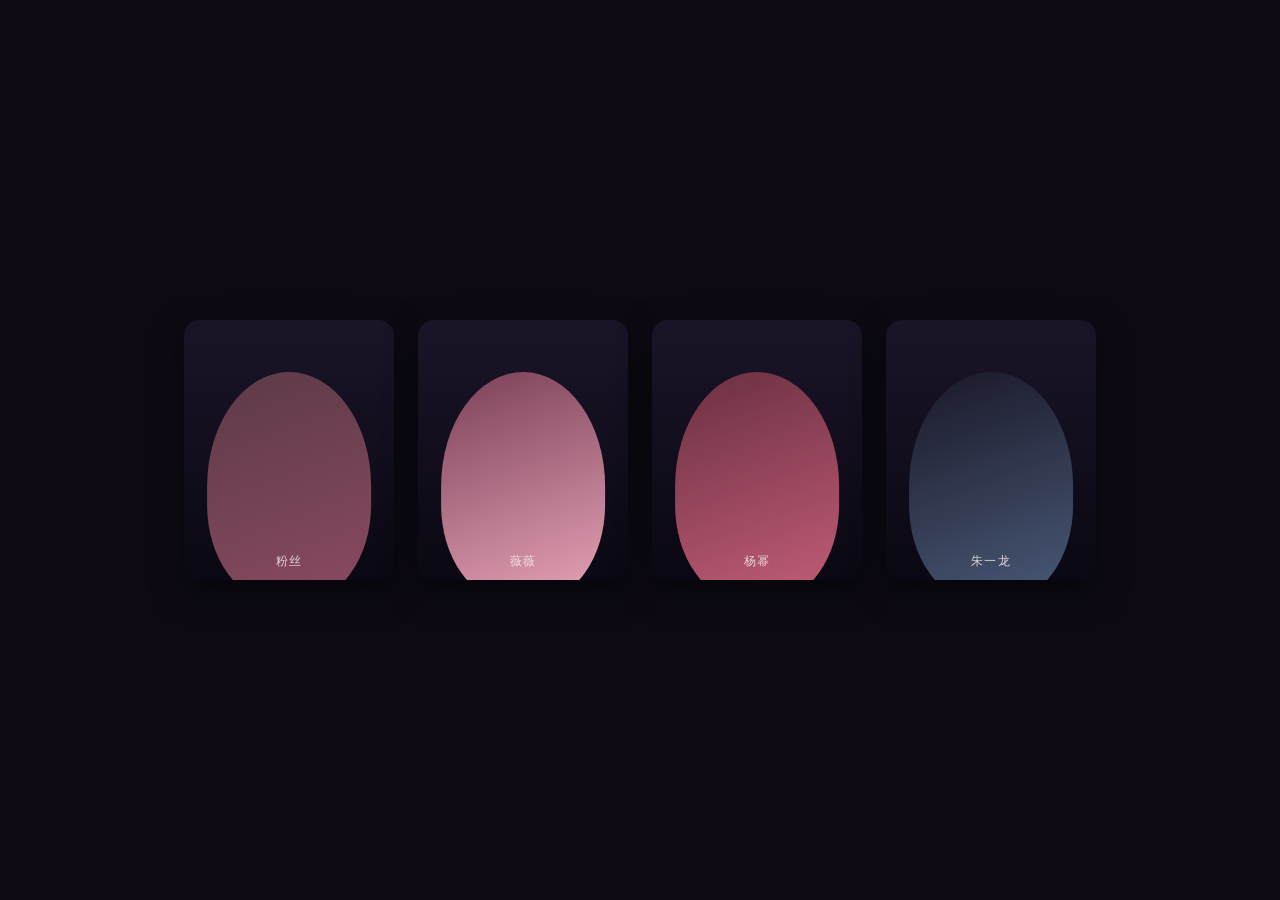
<file: assets/portraits/portrait-template.html>
<!DOCTYPE html>
<html lang="zh-CN">
<head>
  <meta charset="UTF-8" />
  <title>立绘模板 · 星光与画稿</title>
  <style>
    * { box-sizing: border-box; margin: 0; }
    body {
      min-height: 100vh;
      display: flex;
      align-items: center;
      justify-content: center;
      gap: 1.5rem;
      flex-wrap: wrap;
      padding: 2rem;
      background: #0d0a14;
      font-family: "PingFang SC", "Microsoft YaHei", serif;
    }
    .card {
      width: 210px;
      height: 260px;
      border-radius: 16px;
      overflow: hidden;
      position: relative;
      background: linear-gradient(180deg, #1a1428 0%, #0a0812 100%);
      box-shadow: 0 12px 32px rgba(0,0,0,.5);
    }
    .bust {
      position: absolute;
      left: 50%;
      bottom: -8%;
      transform: translateX(-50%);
      width: 78%;
      height: 88%;
      border-radius: 50% 50% 42% 42%;
    }
    .label {
      position: absolute;
      bottom: 10px;
      width: 100%;
      text-align: center;
      font-size: 0.75rem;
      color: rgba(245,238,232,.85);
      letter-spacing: .12em;
    }
  </style>
</head>
<body>
  <!-- 用 HTML 预览与游戏内 generate_portraits.py 同色参数；导出请运行 scripts/generate_portraits.py -->
  <div class="card"><div class="bust" style="background:linear-gradient(160deg,#5c3a48,#8b4a62);"></div><p class="label">粉丝</p></div>
  <div class="card"><div class="bust" style="background:linear-gradient(160deg,#7a4058,#e8a4b8);"></div><p class="label">薇薇</p></div>
  <div class="card"><div class="bust" style="background:linear-gradient(160deg,#6a3040,#c45d7a);"></div><p class="label">杨幂</p></div>
  <div class="card"><div class="bust" style="background:linear-gradient(160deg,#1a1828,#4a5a78);"></div><p class="label">朱一龙</p></div>
</body>
</html>
</file>
